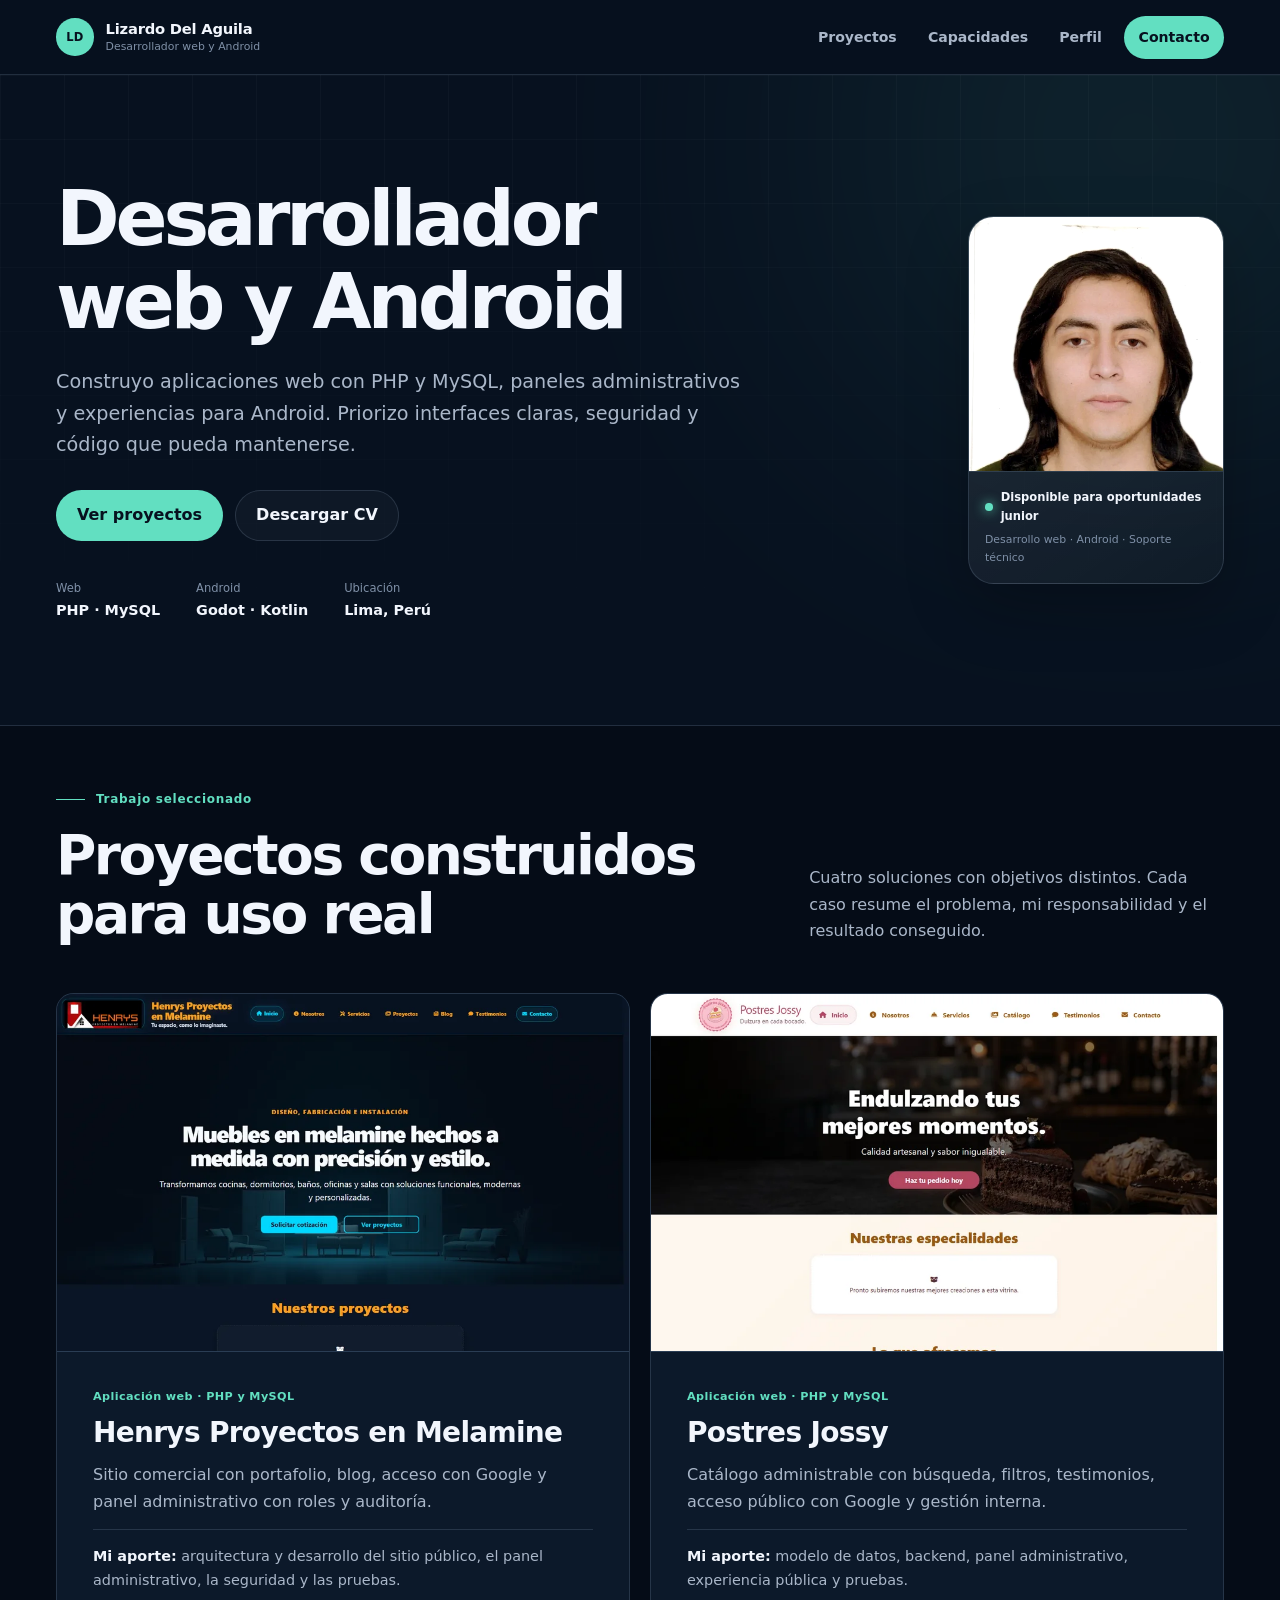
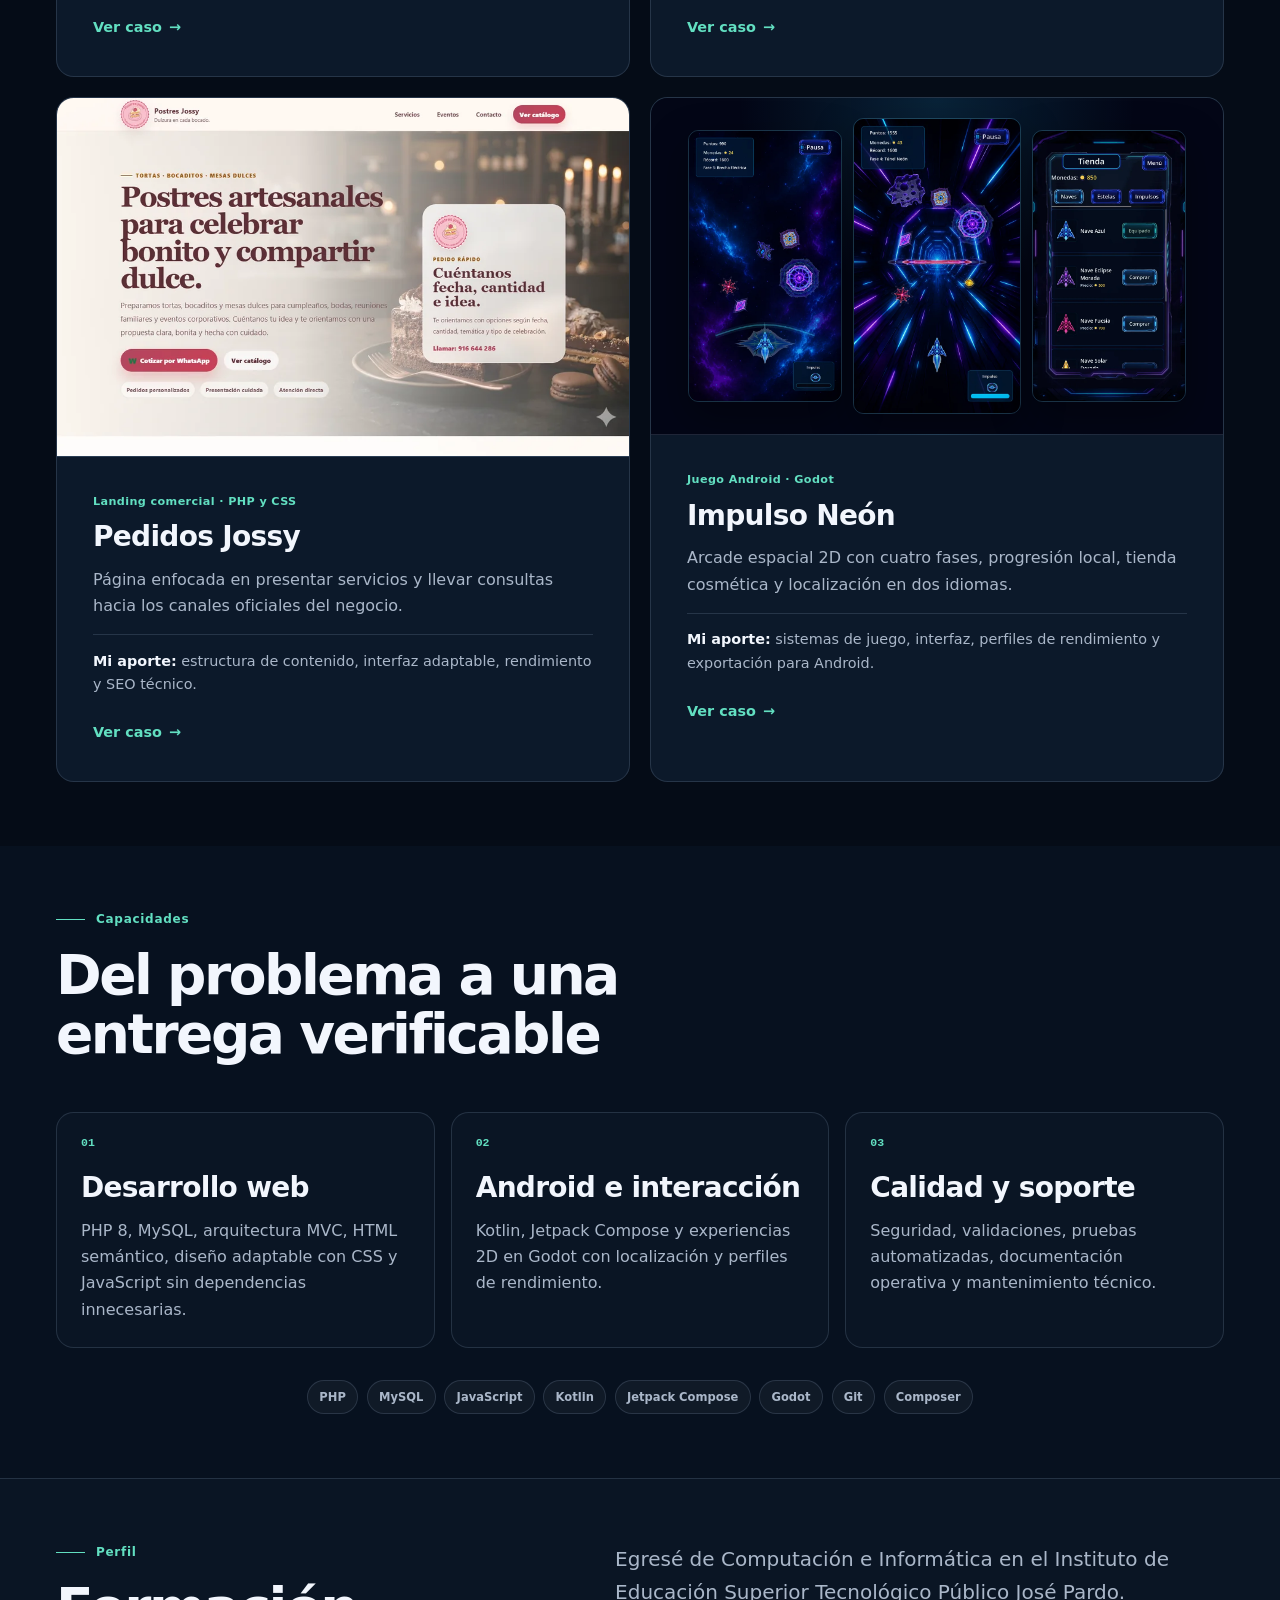
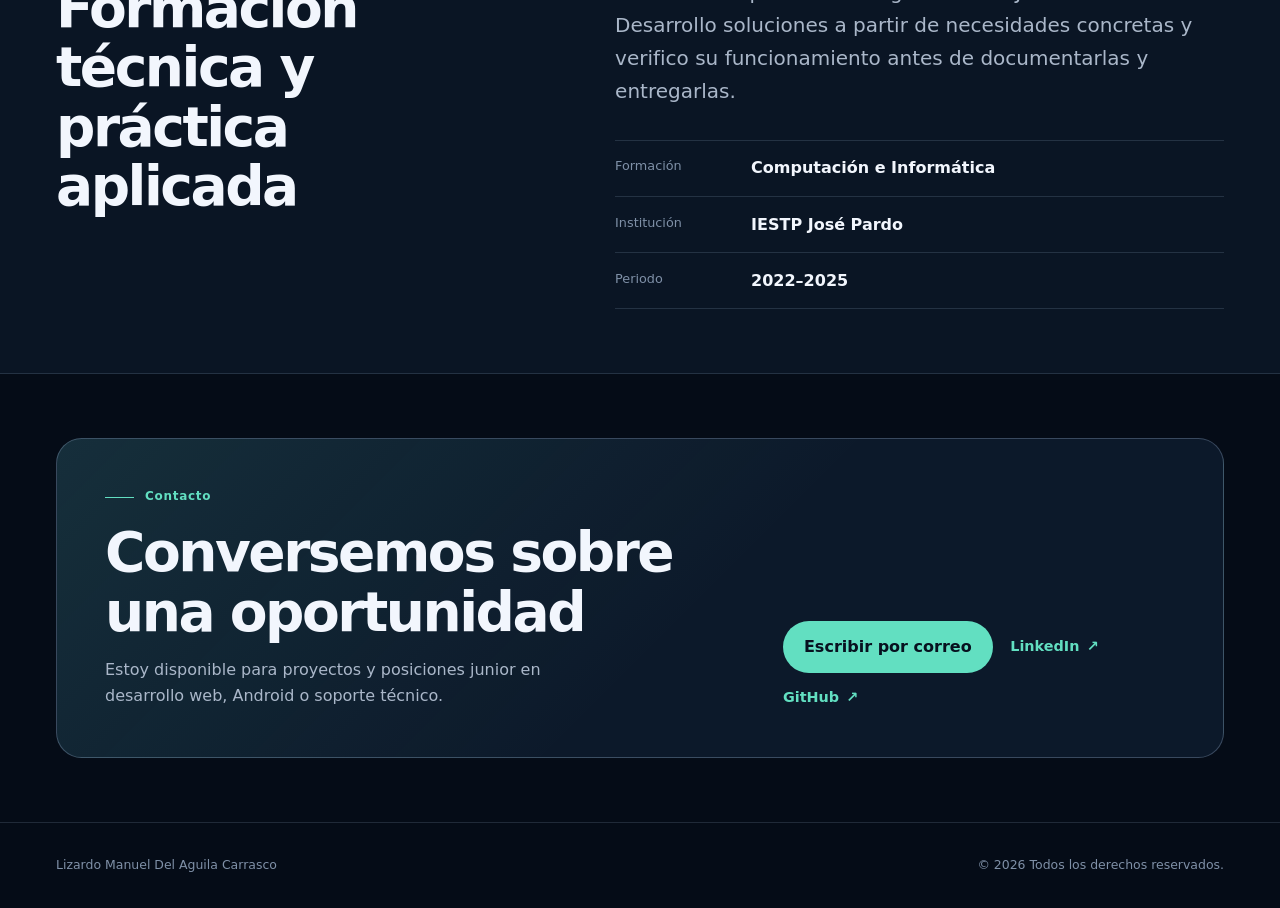
<file: index.html>
<!doctype html>
<html lang="es-PE">
<head>
    <meta charset="utf-8">
    <meta name="viewport" content="width=device-width, initial-scale=1">
    <meta
        name="description"
        content="Portafolio de Lizardo Manuel Del Aguila Carrasco, desarrollador web y Android. Proyectos con PHP, MySQL, JavaScript y Godot."
    >
    <meta name="author" content="Lizardo Manuel Del Aguila Carrasco">
    <meta name="theme-color" content="#07111f">
    <link rel="canonical" href="https://lizardo97.github.io/">
    <meta property="og:type" content="profile">
    <meta property="og:locale" content="es_PE">
    <meta property="og:title" content="Lizardo Del Aguila | Desarrollador web y Android">
    <meta
        property="og:description"
        content="Aplicaciones web, paneles administrativos y experiencias Android construidas para necesidades reales."
    >
    <meta property="og:url" content="https://lizardo97.github.io/">
    <meta property="og:image" content="https://lizardo97.github.io/assets/images/social-preview.png">
    <meta property="og:image:alt" content="Portafolio de Lizardo Del Aguila">
    <meta name="twitter:card" content="summary_large_image">
    <title>Lizardo Del Aguila | Desarrollador web y Android</title>
    <link rel="icon" href="assets/images/favicon.png" type="image/png">
    <link rel="stylesheet" href="assets/css/main.css?v=20260728h">
    <script type="application/ld+json">
    {
        "@context": "https://schema.org",
        "@type": "ProfilePage",
        "mainEntity": {
            "@type": "Person",
            "name": "Lizardo Manuel Del Aguila Carrasco",
            "url": "https://lizardo97.github.io/",
            "image": "https://lizardo97.github.io/assets/images/profile.webp",
            "jobTitle": "Desarrollador web y Android",
            "email": "mailto:lizardomanuel123@gmail.com",
            "sameAs": [
                "https://github.com/Lizardo97",
                "https://www.linkedin.com/in/lizardo-manuel-del-aguila-carrasco-b879123b0/"
            ],
            "knowsAbout": [
                "PHP",
                "MySQL",
                "JavaScript",
                "Kotlin",
                "Android",
                "Godot",
                "Diseño responsivo"
            ]
        }
    }
    </script>
</head>
<body>
    <a class="skip-link" href="#contenido">Saltar al contenido principal</a>

    <header class="site-header">
        <nav class="nav container" aria-label="Navegación principal">
            <a class="brand" href="#inicio" aria-label="Ir al inicio">
                <span class="brand__mark" aria-hidden="true">LD</span>
                <span class="brand__copy">
                    <strong>Lizardo Del Aguila</strong>
                    <small>Desarrollador web y Android</small>
                </span>
            </a>

            <button class="nav__toggle" type="button" aria-controls="nav-menu" aria-expanded="false">
                <span class="sr-only">Abrir menú</span>
                <span aria-hidden="true"></span>
                <span aria-hidden="true"></span>
                <span aria-hidden="true"></span>
            </button>

            <ul class="nav__menu" id="nav-menu">
                <li><a href="#proyectos">Proyectos</a></li>
                <li><a href="#capacidades">Capacidades</a></li>
                <li><a href="#perfil">Perfil</a></li>
                <li><a class="nav__cta" href="#contacto">Contacto</a></li>
            </ul>
        </nav>
    </header>

    <main id="contenido">
        <section class="hero" id="inicio" aria-labelledby="hero-title">
            <div class="container hero__grid">
                <div class="hero__copy">
                    <h1 id="hero-title">Desarrollador web y Android</h1>
                    <p class="hero__lead">
                        Construyo aplicaciones web con PHP y MySQL, paneles administrativos
                        y experiencias para Android. Priorizo interfaces claras, seguridad
                        y código que pueda mantenerse.
                    </p>
                    <div class="hero__actions">
                        <a class="button button--primary" href="#proyectos">Ver proyectos</a>
                        <a class="button button--secondary" href="assets/docs/cv.pdf" download>Descargar CV</a>
                    </div>
                    <ul class="hero__focus" aria-label="Áreas principales">
                        <li><span>Web</span><strong>PHP · MySQL</strong></li>
                        <li><span>Android</span><strong>Godot · Kotlin</strong></li>
                        <li><span>Ubicación</span><strong>Lima, Perú</strong></li>
                    </ul>
                </div>

                <aside class="hero__profile" aria-label="Perfil de Lizardo Del Aguila">
                    <img
                        src="assets/images/profile.webp"
                        width="480"
                        height="480"
                        alt="Lizardo Manuel Del Aguila Carrasco"
                        fetchpriority="high"
                    >
                    <div class="hero__profile-copy">
                        <span><i aria-hidden="true"></i>Disponible para oportunidades junior</span>
                        <p>Desarrollo web · Android · Soporte técnico</p>
                    </div>
                </aside>
            </div>
        </section>

        <section class="section projects" id="proyectos" aria-labelledby="projects-title">
            <div class="container">
                <header class="section-heading">
                    <div>
                        <p class="eyebrow">Trabajo seleccionado</p>
                        <h2 id="projects-title">Proyectos construidos para uso real</h2>
                    </div>
                    <p>
                        Cuatro soluciones con objetivos distintos. Cada caso resume el
                        problema, mi responsabilidad y el resultado conseguido.
                    </p>
                </header>

                <div class="project-grid">
                    <article class="project-card">
                        <a class="project-card__media" href="projects/henrys-proyectos-en-melamine/">
                            <img
                                src="assets/images/projects/henrys-captura.webp"
                                width="960"
                                height="600"
                                alt="Página de inicio de Henrys Proyectos en Melamine"
                                loading="lazy"
                                decoding="async"
                            >
                        </a>
                        <div class="project-card__content">
                            <p class="project-card__type">Aplicación web · PHP y MySQL</p>
                            <h3><a href="projects/henrys-proyectos-en-melamine/">Henrys Proyectos en Melamine</a></h3>
                            <p>
                                Sitio comercial con portafolio, blog, acceso con Google y
                                panel administrativo con roles y auditoría.
                            </p>
                            <p class="project-card__contribution">
                                <strong>Mi aporte:</strong> arquitectura y desarrollo del sitio
                                público, el panel administrativo, la seguridad y las pruebas.
                            </p>
                            <a class="text-link" href="projects/henrys-proyectos-en-melamine/">
                                Ver caso <span aria-hidden="true">→</span>
                            </a>
                        </div>
                    </article>

                    <article class="project-card">
                        <a class="project-card__media" href="projects/postres-jossy/">
                            <img
                                src="assets/images/projects/postres-captura.webp"
                                width="960"
                                height="600"
                                alt="Página de inicio de Postres Jossy"
                                loading="lazy"
                                decoding="async"
                            >
                        </a>
                        <div class="project-card__content">
                            <p class="project-card__type">Aplicación web · PHP y MySQL</p>
                            <h3><a href="projects/postres-jossy/">Postres Jossy</a></h3>
                            <p>
                                Catálogo administrable con búsqueda, filtros, testimonios,
                                acceso público con Google y gestión interna.
                            </p>
                            <p class="project-card__contribution">
                                <strong>Mi aporte:</strong> modelo de datos, backend, panel
                                administrativo, experiencia pública y pruebas.
                            </p>
                            <a class="text-link" href="projects/postres-jossy/">
                                Ver caso <span aria-hidden="true">→</span>
                            </a>
                        </div>
                    </article>

                    <article class="project-card">
                        <a class="project-card__media" href="projects/pedidos-jossy/">
                            <img
                                src="assets/images/projects/pedidos-captura.webp"
                                width="960"
                                height="600"
                                alt="Página de pedidos de Postres Jossy"
                                loading="lazy"
                                decoding="async"
                            >
                        </a>
                        <div class="project-card__content">
                            <p class="project-card__type">Landing comercial · PHP y CSS</p>
                            <h3><a href="projects/pedidos-jossy/">Pedidos Jossy</a></h3>
                            <p>
                                Página enfocada en presentar servicios y llevar consultas
                                hacia los canales oficiales del negocio.
                            </p>
                            <p class="project-card__contribution">
                                <strong>Mi aporte:</strong> estructura de contenido, interfaz
                                adaptable, rendimiento y SEO técnico.
                            </p>
                            <a class="text-link" href="projects/pedidos-jossy/">
                                Ver caso <span aria-hidden="true">→</span>
                            </a>
                        </div>
                    </article>

                    <article class="project-card">
                        <a class="project-card__media project-card__media--game" href="projects/impulso-neon/">
                            <span class="game-preview" aria-hidden="true">
                                <img
                                    src="assets/images/projects/impulso-neon-gameplay.webp"
                                    width="540"
                                    height="960"
                                    alt=""
                                    loading="lazy"
                                    decoding="async"
                                >
                                <img
                                    src="assets/images/projects/impulso-neon-tunnel.webp"
                                    width="540"
                                    height="960"
                                    alt=""
                                    loading="lazy"
                                    decoding="async"
                                >
                                <img
                                    src="assets/images/projects/impulso-neon-store.webp"
                                    width="540"
                                    height="960"
                                    alt=""
                                    loading="lazy"
                                    decoding="async"
                                >
                            </span>
                            <span class="sr-only">Capturas de juego y tienda de Impulso Neón</span>
                        </a>
                        <div class="project-card__content">
                            <p class="project-card__type">Juego Android · Godot</p>
                            <h3><a href="projects/impulso-neon/">Impulso Neón</a></h3>
                            <p>
                                Arcade espacial 2D con cuatro fases, progresión local,
                                tienda cosmética y localización en dos idiomas.
                            </p>
                            <p class="project-card__contribution">
                                <strong>Mi aporte:</strong> sistemas de juego, interfaz, perfiles
                                de rendimiento y exportación para Android.
                            </p>
                            <a class="text-link" href="projects/impulso-neon/">
                                Ver caso <span aria-hidden="true">→</span>
                            </a>
                        </div>
                    </article>
                </div>
            </div>
        </section>

        <section class="section capabilities" id="capacidades" aria-labelledby="capabilities-title">
            <div class="container">
                <header class="section-heading section-heading--single">
                    <div>
                        <p class="eyebrow">Capacidades</p>
                        <h2 id="capabilities-title">Del problema a una entrega verificable</h2>
                    </div>
                </header>

                <div class="capability-grid">
                    <article class="capability-card">
                        <span aria-hidden="true">01</span>
                        <h3>Desarrollo web</h3>
                        <p>
                            PHP 8, MySQL, arquitectura MVC, HTML semántico, diseño adaptable con CSS
                            y JavaScript sin dependencias innecesarias.
                        </p>
                    </article>
                    <article class="capability-card">
                        <span aria-hidden="true">02</span>
                        <h3>Android e interacción</h3>
                        <p>
                            Kotlin, Jetpack Compose y experiencias 2D en Godot con
                            localización y perfiles de rendimiento.
                        </p>
                    </article>
                    <article class="capability-card">
                        <span aria-hidden="true">03</span>
                        <h3>Calidad y soporte</h3>
                        <p>
                            Seguridad, validaciones, pruebas automatizadas, documentación
                            operativa y mantenimiento técnico.
                        </p>
                    </article>
                </div>

                <ul class="toolbox" aria-label="Tecnologías y herramientas">
                    <li>PHP</li>
                    <li>MySQL</li>
                    <li>JavaScript</li>
                    <li>Kotlin</li>
                    <li>Jetpack Compose</li>
                    <li>Godot</li>
                    <li>Git</li>
                    <li>Composer</li>
                </ul>
            </div>
        </section>

        <section class="section profile" id="perfil" aria-labelledby="profile-title">
            <div class="container profile__grid">
                <div>
                    <p class="eyebrow">Perfil</p>
                    <h2 id="profile-title">Formación técnica y práctica aplicada</h2>
                </div>
                <div class="profile__content">
                    <p>
                        Egresé de Computación e Informática en el Instituto de Educación
                        Superior Tecnológico Público José Pardo. Desarrollo soluciones
                        a partir de necesidades concretas y verifico su funcionamiento
                        antes de documentarlas y entregarlas.
                    </p>
                    <dl class="profile__facts">
                        <div>
                            <dt>Formación</dt>
                            <dd>Computación e Informática</dd>
                        </div>
                        <div>
                            <dt>Institución</dt>
                            <dd>IESTP José Pardo</dd>
                        </div>
                        <div>
                            <dt>Periodo</dt>
                            <dd>2022–2025</dd>
                        </div>
                    </dl>
                </div>
            </div>
        </section>

        <section class="contact" id="contacto" aria-labelledby="contact-title">
            <div class="container contact__card">
                <div>
                    <p class="eyebrow">Contacto</p>
                    <h2 id="contact-title">Conversemos sobre una oportunidad</h2>
                    <p>
                        Estoy disponible para proyectos y posiciones junior en desarrollo
                        web, Android o soporte técnico.
                    </p>
                </div>
                <div class="contact__actions">
                    <a class="button button--primary" href="mailto:lizardomanuel123@gmail.com">Escribir por correo</a>
                    <a
                        class="text-link"
                        href="https://www.linkedin.com/in/lizardo-manuel-del-aguila-carrasco-b879123b0/"
                        target="_blank"
                        rel="noopener noreferrer"
                    >
                        LinkedIn <span aria-hidden="true">↗</span>
                    </a>
                    <a class="text-link" href="https://github.com/Lizardo97" target="_blank" rel="noopener noreferrer">
                        GitHub <span aria-hidden="true">↗</span>
                    </a>
                </div>
            </div>
        </section>
    </main>

    <footer class="site-footer">
        <div class="container site-footer__content">
            <p>Lizardo Manuel Del Aguila Carrasco</p>
            <p>© <span data-current-year>2026</span> Todos los derechos reservados.</p>
        </div>
    </footer>

    <script src="assets/js/main.js?v=20260728e" defer></script>
</body>
</html>
</file>
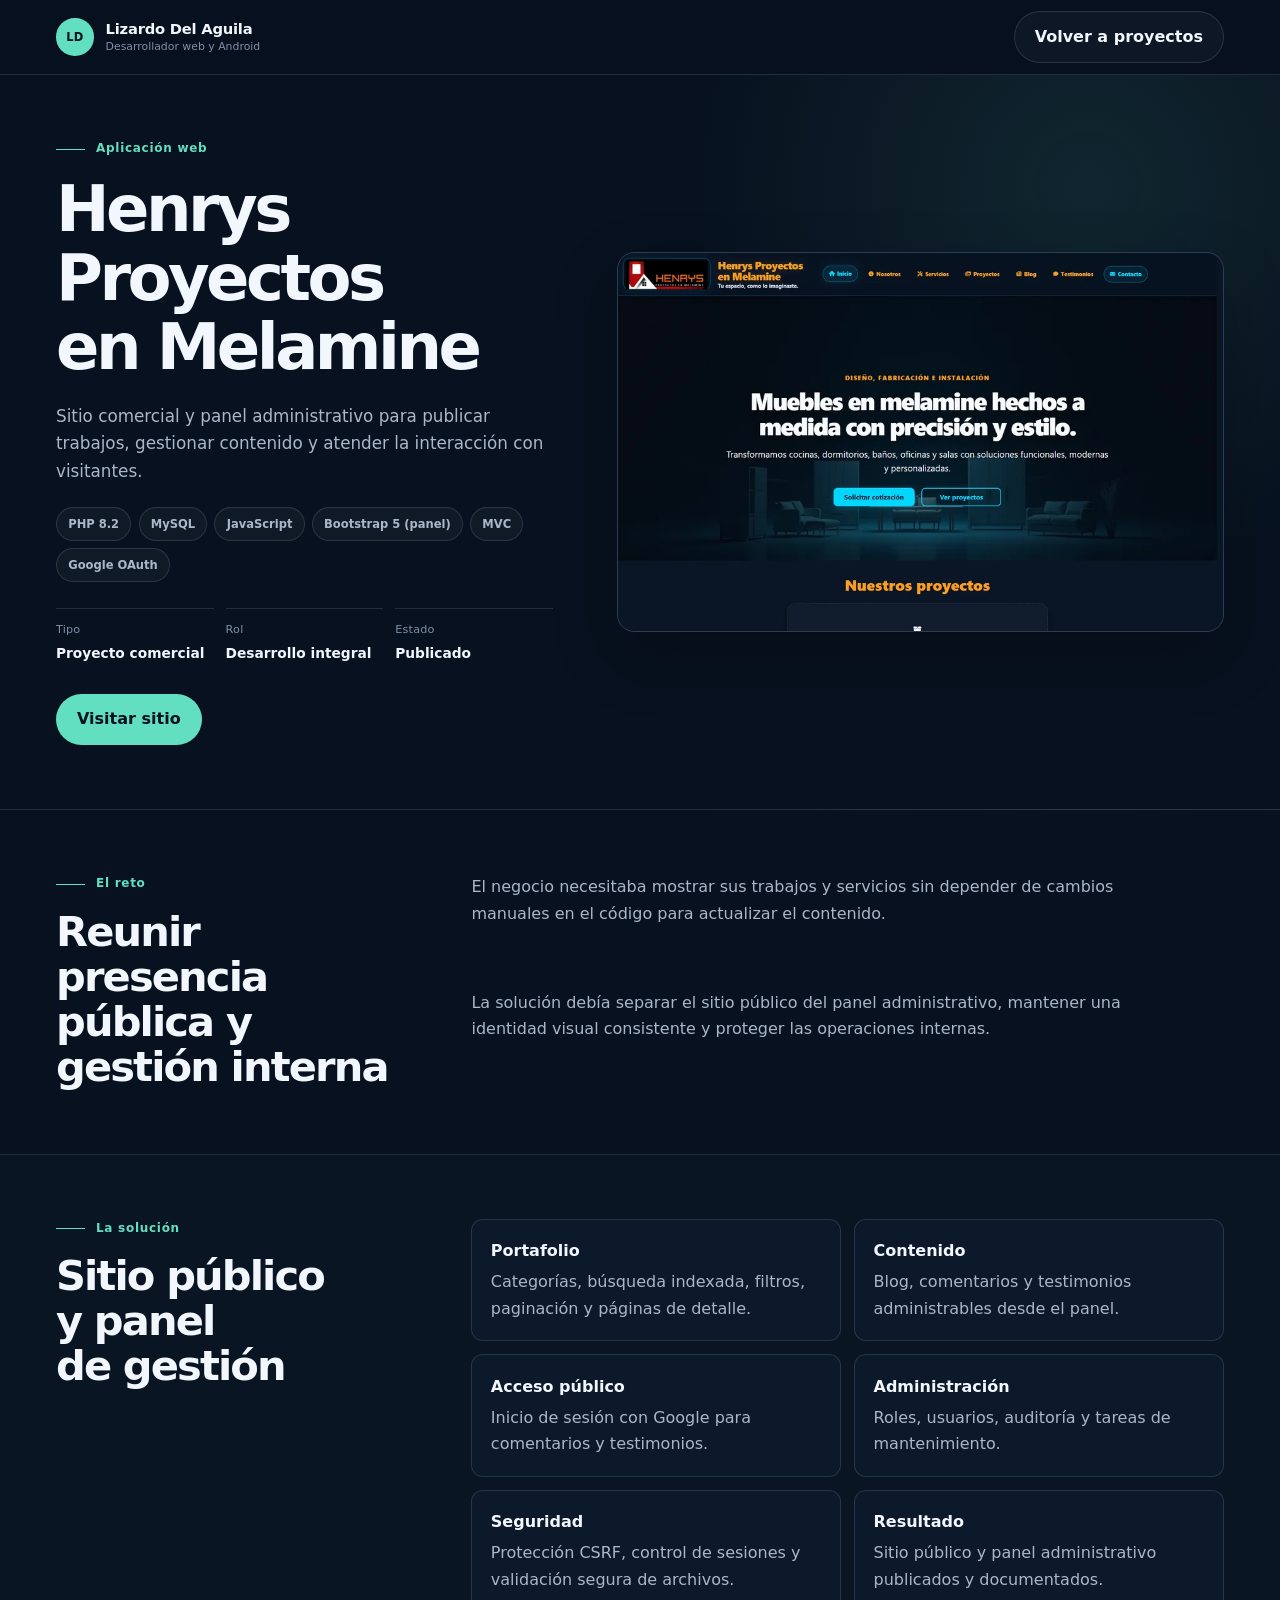
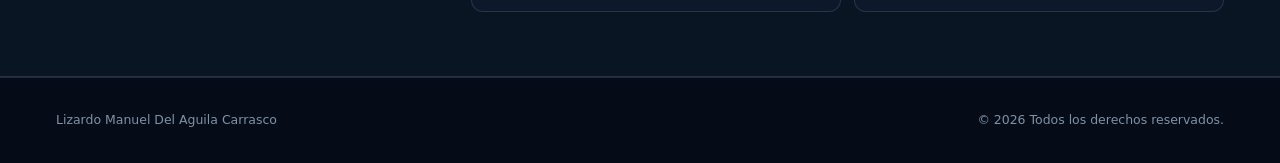
<file: projects/henrys-proyectos-en-melamine/index.html>
<!doctype html>
<html lang="es-PE">
<head>
    <meta charset="utf-8">
    <meta name="viewport" content="width=device-width, initial-scale=1">
    <meta
        name="description"
        content="Caso de estudio de Henrys Proyectos en Melamine, aplicación web desarrollada por Lizardo Del Aguila."
    >
    <meta name="author" content="Lizardo Manuel Del Aguila Carrasco">
    <meta name="theme-color" content="#07111f">
    <link rel="canonical" href="https://lizardo97.github.io/projects/henrys-proyectos-en-melamine/">
    <title>Henrys Proyectos en Melamine | Lizardo Del Aguila</title>
    <link rel="icon" href="../../assets/images/favicon.png" type="image/png">
    <link rel="stylesheet" href="../../assets/css/main.css?v=20260728h">
</head>
<body class="detail-page">
    <a class="skip-link" href="#contenido">Saltar al contenido principal</a>

    <header class="site-header">
        <nav class="nav container" aria-label="Navegación principal">
            <a class="brand" href="../../">
                <span class="brand__mark" aria-hidden="true">LD</span>
                <span class="brand__copy">
                    <strong>Lizardo Del Aguila</strong>
                    <small>Desarrollador web y Android</small>
                </span>
            </a>
            <a class="button button--secondary" href="../../#proyectos">Volver a proyectos</a>
        </nav>
    </header>

    <main class="detail-main" id="contenido">
        <section class="detail-hero" aria-labelledby="project-title">
            <div class="container">
                <div class="detail-hero__grid">
                    <div>
                        <p class="eyebrow">Aplicación web</p>
                        <h1 id="project-title">Henrys Proyectos en Melamine</h1>
                        <p class="detail-hero__lead">
                            Sitio comercial y panel administrativo para publicar trabajos,
                            gestionar contenido y atender la interacción con visitantes.
                        </p>
                        <ul class="tag-list" aria-label="Tecnologías y características">
                            <li>PHP 8.2</li>
                            <li>MySQL</li>
                            <li>JavaScript</li>
                            <li>Bootstrap 5 (panel)</li>
                            <li>MVC</li>
                            <li>Google OAuth</li>
                        </ul>
                        <dl class="project-meta">
                            <div>
                                <dt>Tipo</dt>
                                <dd>Proyecto comercial</dd>
                            </div>
                            <div>
                                <dt>Rol</dt>
                                <dd>Desarrollo integral</dd>
                            </div>
                            <div>
                                <dt>Estado</dt>
                                <dd>Publicado</dd>
                            </div>
                        </dl>
                        <div class="detail-actions">
                            <a
                                class="button button--primary"
                                href="https://henrysproyectosenmelamine.lovestoblog.com/inicio"
                                target="_blank"
                                rel="noopener noreferrer"
                            >
                                Visitar sitio
                            </a>
                        </div>
                    </div>
                    <figure class="detail-hero__visual">
                        <img
                            src="../../assets/images/projects/henrys-captura.webp"
                            width="960"
                            height="600"
                            alt="Página de inicio de Henrys Proyectos en Melamine"
                            fetchpriority="high"
                        >
                    </figure>
                </div>
            </div>
        </section>

        <section class="case-section" aria-labelledby="challenge-title">
            <div class="container case-grid">
                <div>
                    <p class="eyebrow">El reto</p>
                    <h2 id="challenge-title">Reunir presencia pública y gestión interna</h2>
                </div>
                <div class="case-copy">
                    <p>
                        El negocio necesitaba mostrar sus trabajos y servicios sin depender
                        de cambios manuales en el código para actualizar el contenido.
                    </p>
                    <p>
                        La solución debía separar el sitio público del panel administrativo,
                        mantener una identidad visual consistente y proteger las operaciones
                        internas.
                    </p>
                </div>
            </div>
        </section>

        <section class="case-section case-section--raised" aria-labelledby="solution-title">
            <div class="container case-grid">
                <div>
                    <p class="eyebrow">La solución</p>
                    <h2 id="solution-title">Sitio público y panel de gestión</h2>
                </div>
                <ul class="feature-list">
                    <li>
                        <strong>Portafolio</strong>
                        Categorías, búsqueda indexada, filtros, paginación y páginas de detalle.
                    </li>
                    <li>
                        <strong>Contenido</strong>
                        Blog, comentarios y testimonios administrables desde el panel.
                    </li>
                    <li>
                        <strong>Acceso público</strong>
                        Inicio de sesión con Google para comentarios y testimonios.
                    </li>
                    <li>
                        <strong>Administración</strong>
                        Roles, usuarios, auditoría y tareas de mantenimiento.
                    </li>
                    <li>
                        <strong>Seguridad</strong>
                        Protección CSRF, control de sesiones y validación segura de archivos.
                    </li>
                    <li>
                        <strong>Resultado</strong>
                        Sitio público y panel administrativo publicados y documentados.
                    </li>
                </ul>
            </div>
        </section>
    </main>

    <footer class="site-footer">
        <div class="container site-footer__content">
            <p>Lizardo Manuel Del Aguila Carrasco</p>
            <p>© <span data-current-year>2026</span> Todos los derechos reservados.</p>
        </div>
    </footer>

    <script src="../../assets/js/main.js?v=20260728e" defer></script>
</body>
</html>
</file>
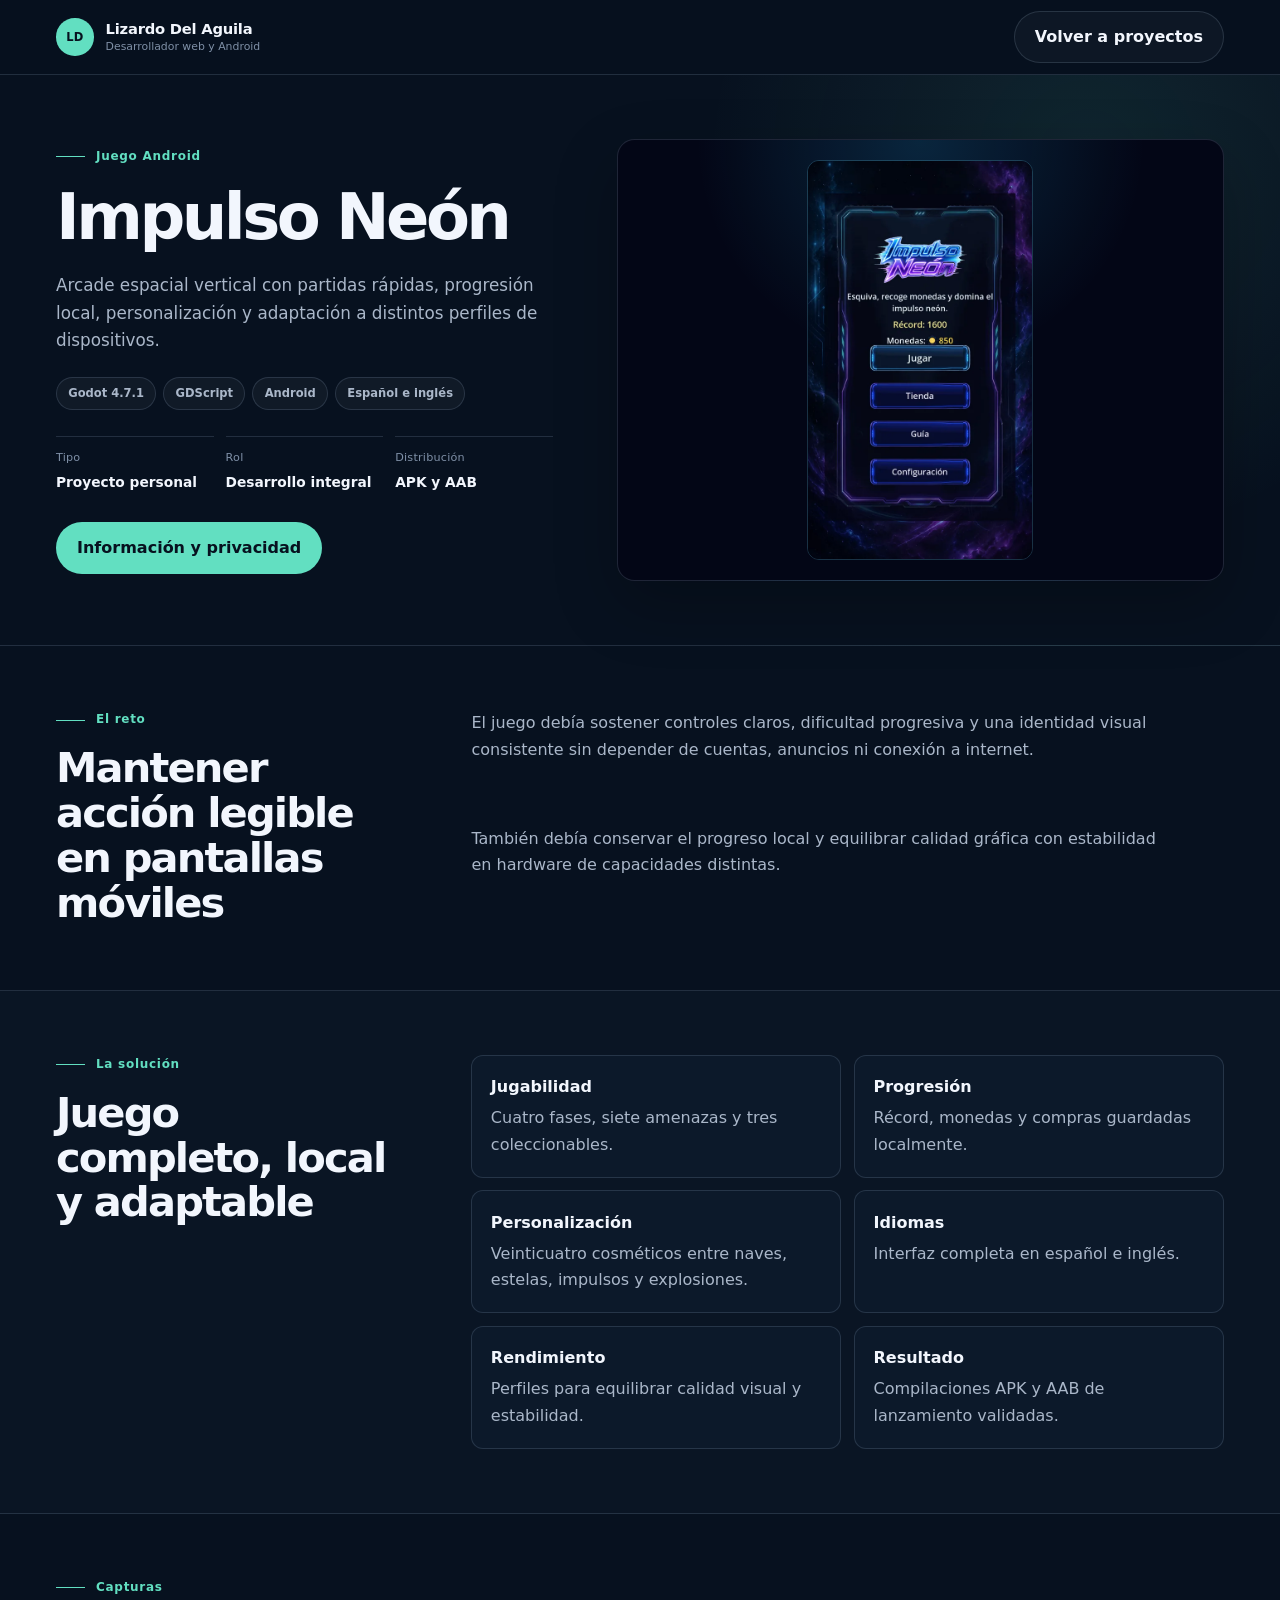
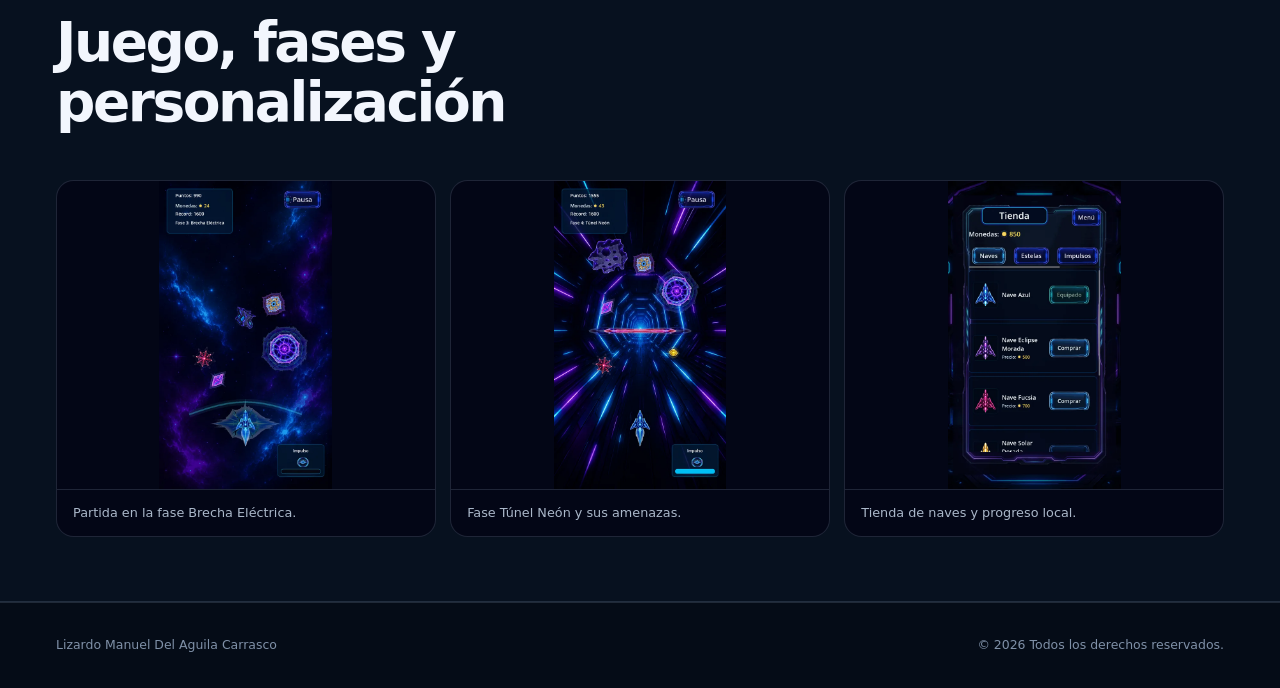
<file: projects/impulso-neon/index.html>
<!doctype html>
<html lang="es-PE">
<head>
    <meta charset="utf-8">
    <meta name="viewport" content="width=device-width, initial-scale=1">
    <meta
        name="description"
        content="Caso de estudio de Impulso Neón, juego arcade para Android desarrollado por Lizardo Del Aguila."
    >
    <meta name="author" content="Lizardo Manuel Del Aguila Carrasco">
    <meta name="theme-color" content="#07111f">
    <link rel="canonical" href="https://lizardo97.github.io/projects/impulso-neon/">
    <title>Impulso Neón | Lizardo Del Aguila</title>
    <link rel="icon" href="../../assets/images/favicon.png" type="image/png">
    <link rel="stylesheet" href="../../assets/css/main.css?v=20260728h">
</head>
<body class="detail-page">
    <a class="skip-link" href="#contenido">Saltar al contenido principal</a>

    <header class="site-header">
        <nav class="nav container" aria-label="Navegación principal">
            <a class="brand" href="../../">
                <span class="brand__mark" aria-hidden="true">LD</span>
                <span class="brand__copy">
                    <strong>Lizardo Del Aguila</strong>
                    <small>Desarrollador web y Android</small>
                </span>
            </a>
            <a class="button button--secondary" href="../../#proyectos">Volver a proyectos</a>
        </nav>
    </header>

    <main class="detail-main" id="contenido">
        <section class="detail-hero" aria-labelledby="project-title">
            <div class="container">
                <div class="detail-hero__grid">
                    <div>
                        <p class="eyebrow">Juego Android</p>
                        <h1 id="project-title">Impulso Neón</h1>
                        <p class="detail-hero__lead">
                            Arcade espacial vertical con partidas rápidas, progresión local,
                            personalización y adaptación a distintos perfiles de dispositivos.
                        </p>
                        <ul class="tag-list" aria-label="Tecnologías y características">
                            <li>Godot 4.7.1</li>
                            <li>GDScript</li>
                            <li>Android</li>
                            <li>Español e inglés</li>
                        </ul>
                        <dl class="project-meta">
                            <div>
                                <dt>Tipo</dt>
                                <dd>Proyecto personal</dd>
                            </div>
                            <div>
                                <dt>Rol</dt>
                                <dd>Desarrollo integral</dd>
                            </div>
                            <div>
                                <dt>Distribución</dt>
                                <dd>APK y AAB</dd>
                            </div>
                        </dl>
                        <div class="detail-actions">
                            <a
                                class="button button--primary"
                                href="https://sites.google.com/view/impulso-neon-privacidad"
                                target="_blank"
                                rel="noopener noreferrer"
                            >
                                Información y privacidad
                            </a>
                        </div>
                    </div>
                    <figure class="detail-hero__visual detail-hero__visual--game">
                        <img
                            src="../../assets/images/projects/impulso-neon-menu.webp"
                            width="540"
                            height="960"
                            alt="Menú principal de Impulso Neón"
                            fetchpriority="high"
                        >
                    </figure>
                </div>
            </div>
        </section>

        <section class="case-section" aria-labelledby="challenge-title">
            <div class="container case-grid">
                <div>
                    <p class="eyebrow">El reto</p>
                    <h2 id="challenge-title">Mantener acción legible en pantallas móviles</h2>
                </div>
                <div class="case-copy">
                    <p>
                        El juego debía sostener controles claros, dificultad progresiva y
                        una identidad visual consistente sin depender de cuentas, anuncios
                        ni conexión a internet.
                    </p>
                    <p>
                        También debía conservar el progreso local y equilibrar calidad
                        gráfica con estabilidad en hardware de capacidades distintas.
                    </p>
                </div>
            </div>
        </section>

        <section class="case-section case-section--raised" aria-labelledby="solution-title">
            <div class="container case-grid">
                <div>
                    <p class="eyebrow">La solución</p>
                    <h2 id="solution-title">Juego completo, local y adaptable</h2>
                </div>
                <ul class="feature-list">
                    <li>
                        <strong>Jugabilidad</strong>
                        Cuatro fases, siete amenazas y tres coleccionables.
                    </li>
                    <li>
                        <strong>Progresión</strong>
                        Récord, monedas y compras guardadas localmente.
                    </li>
                    <li>
                        <strong>Personalización</strong>
                        Veinticuatro cosméticos entre naves, estelas, impulsos y explosiones.
                    </li>
                    <li>
                        <strong>Idiomas</strong>
                        Interfaz completa en español e inglés.
                    </li>
                    <li>
                        <strong>Rendimiento</strong>
                        Perfiles para equilibrar calidad visual y estabilidad.
                    </li>
                    <li>
                        <strong>Resultado</strong>
                        Compilaciones APK y AAB de lanzamiento validadas.
                    </li>
                </ul>
            </div>
        </section>

        <section class="case-section" aria-labelledby="gallery-title">
            <div class="container">
                <header class="section-heading section-heading--single">
                    <div>
                        <p class="eyebrow">Capturas</p>
                        <h2 id="gallery-title">Juego, fases y personalización</h2>
                    </div>
                </header>
                <div class="gallery">
                    <figure>
                        <img
                            src="../../assets/images/projects/impulso-neon-gameplay.webp"
                            width="540"
                            height="960"
                            alt="Partida de Impulso Neón en la fase Brecha Eléctrica"
                            loading="lazy"
                            decoding="async"
                        >
                        <figcaption>Partida en la fase Brecha Eléctrica.</figcaption>
                    </figure>
                    <figure>
                        <img
                            src="../../assets/images/projects/impulso-neon-tunnel.webp"
                            width="540"
                            height="960"
                            alt="Partida de Impulso Neón en la fase Túnel Neón"
                            loading="lazy"
                            decoding="async"
                        >
                        <figcaption>Fase Túnel Neón y sus amenazas.</figcaption>
                    </figure>
                    <figure>
                        <img
                            src="../../assets/images/projects/impulso-neon-store.webp"
                            width="540"
                            height="960"
                            alt="Tienda de naves de Impulso Neón"
                            loading="lazy"
                            decoding="async"
                        >
                        <figcaption>Tienda de naves y progreso local.</figcaption>
                    </figure>
                </div>
            </div>
        </section>
    </main>

    <footer class="site-footer">
        <div class="container site-footer__content">
            <p>Lizardo Manuel Del Aguila Carrasco</p>
            <p>© <span data-current-year>2026</span> Todos los derechos reservados.</p>
        </div>
    </footer>

    <script src="../../assets/js/main.js?v=20260728e" defer></script>
</body>
</html>
</file>
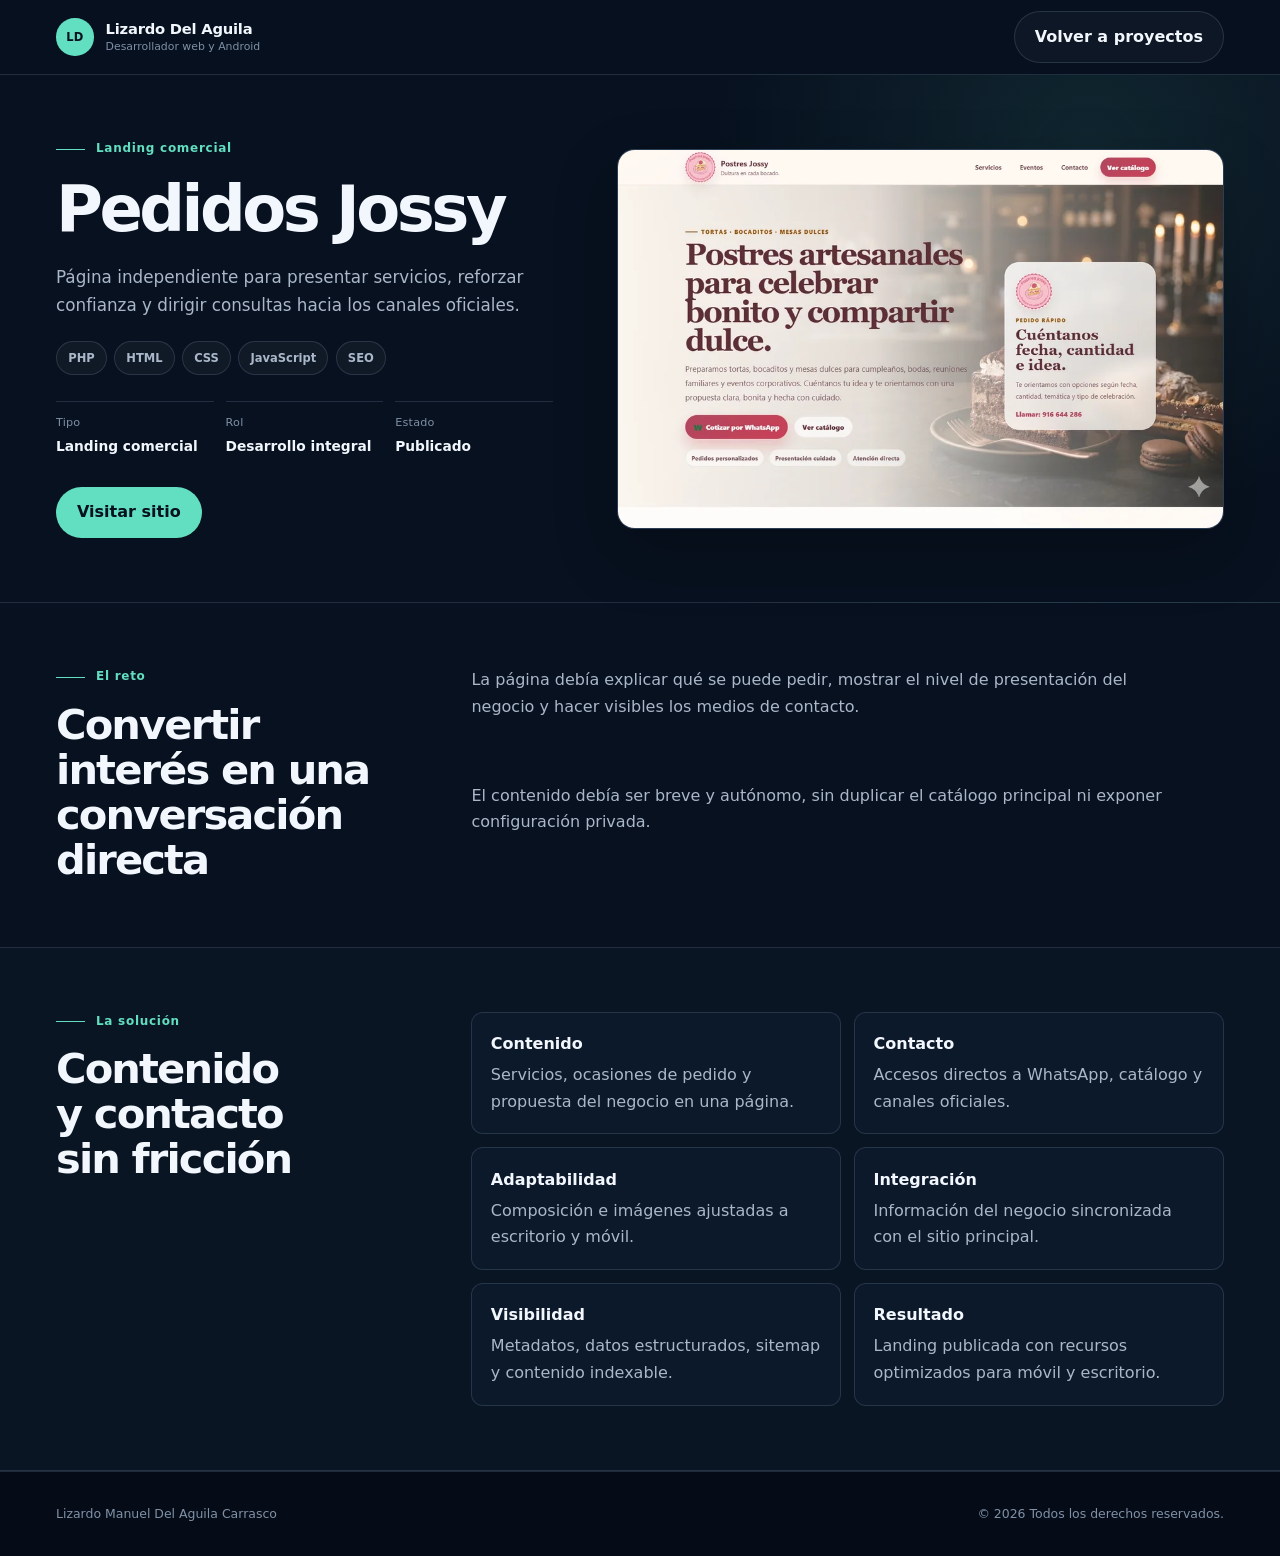
<file: projects/pedidos-jossy/index.html>
<!doctype html>
<html lang="es-PE">
<head>
    <meta charset="utf-8">
    <meta name="viewport" content="width=device-width, initial-scale=1">
    <meta
        name="description"
        content="Caso de estudio de Pedidos Jossy, landing comercial desarrollada por Lizardo Del Aguila."
    >
    <meta name="author" content="Lizardo Manuel Del Aguila Carrasco">
    <meta name="theme-color" content="#07111f">
    <link rel="canonical" href="https://lizardo97.github.io/projects/pedidos-jossy/">
    <title>Pedidos Jossy | Lizardo Del Aguila</title>
    <link rel="icon" href="../../assets/images/favicon.png" type="image/png">
    <link rel="stylesheet" href="../../assets/css/main.css?v=20260728h">
</head>
<body class="detail-page">
    <a class="skip-link" href="#contenido">Saltar al contenido principal</a>

    <header class="site-header">
        <nav class="nav container" aria-label="Navegación principal">
            <a class="brand" href="../../">
                <span class="brand__mark" aria-hidden="true">LD</span>
                <span class="brand__copy">
                    <strong>Lizardo Del Aguila</strong>
                    <small>Desarrollador web y Android</small>
                </span>
            </a>
            <a class="button button--secondary" href="../../#proyectos">Volver a proyectos</a>
        </nav>
    </header>

    <main class="detail-main" id="contenido">
        <section class="detail-hero" aria-labelledby="project-title">
            <div class="container">
                <div class="detail-hero__grid">
                    <div>
                        <p class="eyebrow">Landing comercial</p>
                        <h1 id="project-title">Pedidos Jossy</h1>
                        <p class="detail-hero__lead">
                            Página independiente para presentar servicios, reforzar
                            confianza y dirigir consultas hacia los canales oficiales.
                        </p>
                        <ul class="tag-list" aria-label="Tecnologías y características">
                            <li>PHP</li>
                            <li>HTML</li>
                            <li>CSS</li>
                            <li>JavaScript</li>
                            <li>SEO</li>
                        </ul>
                        <dl class="project-meta">
                            <div>
                                <dt>Tipo</dt>
                                <dd>Landing comercial</dd>
                            </div>
                            <div>
                                <dt>Rol</dt>
                                <dd>Desarrollo integral</dd>
                            </div>
                            <div>
                                <dt>Estado</dt>
                                <dd>Publicado</dd>
                            </div>
                        </dl>
                        <div class="detail-actions">
                            <a
                                class="button button--primary"
                                href="https://pedidosjossy.lovestoblog.com/"
                                target="_blank"
                                rel="noopener noreferrer"
                            >
                                Visitar sitio
                            </a>
                        </div>
                    </div>
                    <figure class="detail-hero__visual">
                        <img
                            src="../../assets/images/projects/pedidos-captura.webp"
                            width="960"
                            height="600"
                            alt="Página de pedidos de Postres Jossy"
                            fetchpriority="high"
                        >
                    </figure>
                </div>
            </div>
        </section>

        <section class="case-section" aria-labelledby="challenge-title">
            <div class="container case-grid">
                <div>
                    <p class="eyebrow">El reto</p>
                    <h2 id="challenge-title">Convertir interés en una conversación directa</h2>
                </div>
                <div class="case-copy">
                    <p>
                        La página debía explicar qué se puede pedir, mostrar el nivel de
                        presentación del negocio y hacer visibles los medios de contacto.
                    </p>
                    <p>
                        El contenido debía ser breve y autónomo, sin duplicar el catálogo
                        principal ni exponer configuración privada.
                    </p>
                </div>
            </div>
        </section>

        <section class="case-section case-section--raised" aria-labelledby="solution-title">
            <div class="container case-grid">
                <div>
                    <p class="eyebrow">La solución</p>
                    <h2 id="solution-title">Contenido y contacto sin fricción</h2>
                </div>
                <ul class="feature-list">
                    <li>
                        <strong>Contenido</strong>
                        Servicios, ocasiones de pedido y propuesta del negocio en una página.
                    </li>
                    <li>
                        <strong>Contacto</strong>
                        Accesos directos a WhatsApp, catálogo y canales oficiales.
                    </li>
                    <li>
                        <strong>Adaptabilidad</strong>
                        Composición e imágenes ajustadas a escritorio y móvil.
                    </li>
                    <li>
                        <strong>Integración</strong>
                        Información del negocio sincronizada con el sitio principal.
                    </li>
                    <li>
                        <strong>Visibilidad</strong>
                        Metadatos, datos estructurados, sitemap y contenido indexable.
                    </li>
                    <li>
                        <strong>Resultado</strong>
                        Landing publicada con recursos optimizados para móvil y escritorio.
                    </li>
                </ul>
            </div>
        </section>
    </main>

    <footer class="site-footer">
        <div class="container site-footer__content">
            <p>Lizardo Manuel Del Aguila Carrasco</p>
            <p>© <span data-current-year>2026</span> Todos los derechos reservados.</p>
        </div>
    </footer>

    <script src="../../assets/js/main.js?v=20260728e" defer></script>
</body>
</html>
</file>
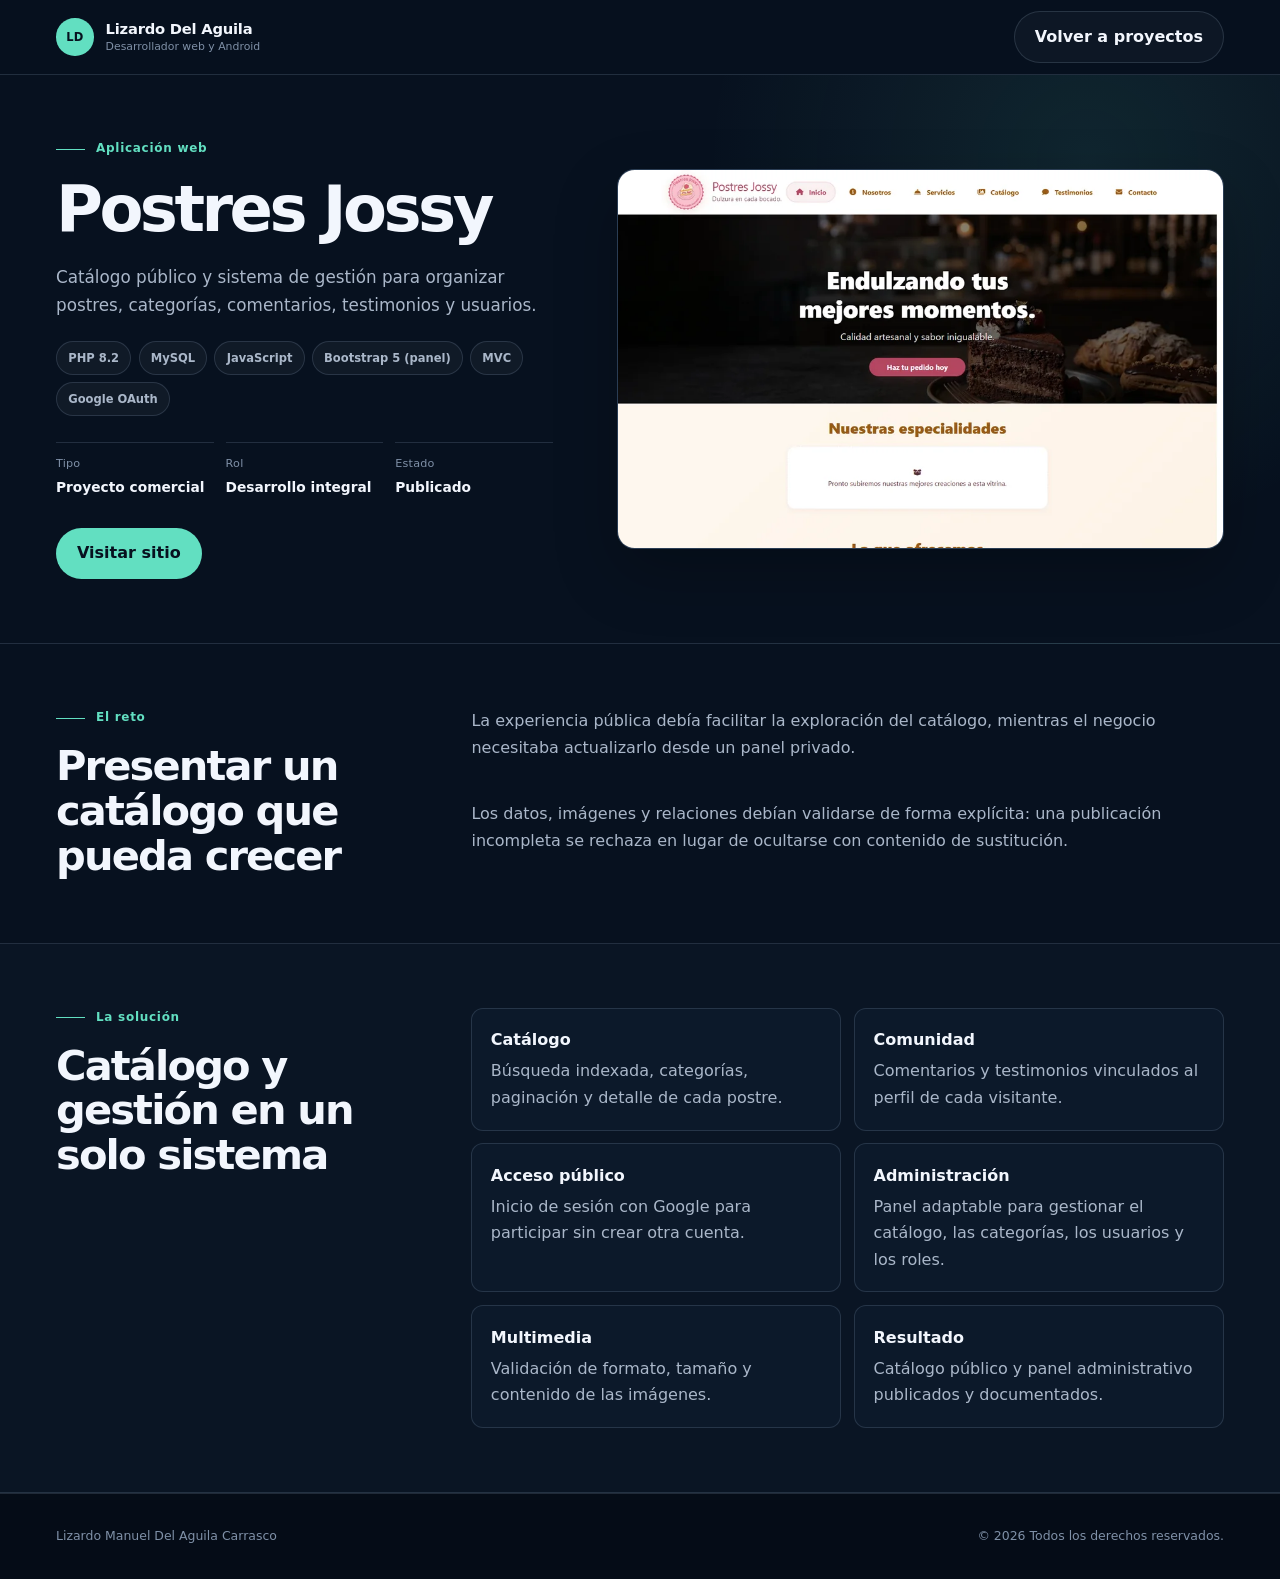
<file: projects/postres-jossy/index.html>
<!doctype html>
<html lang="es-PE">
<head>
    <meta charset="utf-8">
    <meta name="viewport" content="width=device-width, initial-scale=1">
    <meta
        name="description"
        content="Caso de estudio de Postres Jossy, catálogo y panel administrativo desarrollados por Lizardo Del Aguila."
    >
    <meta name="author" content="Lizardo Manuel Del Aguila Carrasco">
    <meta name="theme-color" content="#07111f">
    <link rel="canonical" href="https://lizardo97.github.io/projects/postres-jossy/">
    <title>Postres Jossy | Lizardo Del Aguila</title>
    <link rel="icon" href="../../assets/images/favicon.png" type="image/png">
    <link rel="stylesheet" href="../../assets/css/main.css?v=20260728h">
</head>
<body class="detail-page">
    <a class="skip-link" href="#contenido">Saltar al contenido principal</a>

    <header class="site-header">
        <nav class="nav container" aria-label="Navegación principal">
            <a class="brand" href="../../">
                <span class="brand__mark" aria-hidden="true">LD</span>
                <span class="brand__copy">
                    <strong>Lizardo Del Aguila</strong>
                    <small>Desarrollador web y Android</small>
                </span>
            </a>
            <a class="button button--secondary" href="../../#proyectos">Volver a proyectos</a>
        </nav>
    </header>

    <main class="detail-main" id="contenido">
        <section class="detail-hero" aria-labelledby="project-title">
            <div class="container">
                <div class="detail-hero__grid">
                    <div>
                        <p class="eyebrow">Aplicación web</p>
                        <h1 id="project-title">Postres Jossy</h1>
                        <p class="detail-hero__lead">
                            Catálogo público y sistema de gestión para organizar postres,
                            categorías, comentarios, testimonios y usuarios.
                        </p>
                        <ul class="tag-list" aria-label="Tecnologías y características">
                            <li>PHP 8.2</li>
                            <li>MySQL</li>
                            <li>JavaScript</li>
                            <li>Bootstrap 5 (panel)</li>
                            <li>MVC</li>
                            <li>Google OAuth</li>
                        </ul>
                        <dl class="project-meta">
                            <div>
                                <dt>Tipo</dt>
                                <dd>Proyecto comercial</dd>
                            </div>
                            <div>
                                <dt>Rol</dt>
                                <dd>Desarrollo integral</dd>
                            </div>
                            <div>
                                <dt>Estado</dt>
                                <dd>Publicado</dd>
                            </div>
                        </dl>
                        <div class="detail-actions">
                            <a
                                class="button button--primary"
                                href="https://postresjossy.lovestoblog.com/inicio"
                                target="_blank"
                                rel="noopener noreferrer"
                            >
                                Visitar sitio
                            </a>
                        </div>
                    </div>
                    <figure class="detail-hero__visual">
                        <img
                            src="../../assets/images/projects/postres-captura.webp"
                            width="960"
                            height="600"
                            alt="Página de inicio de Postres Jossy"
                            fetchpriority="high"
                        >
                    </figure>
                </div>
            </div>
        </section>

        <section class="case-section" aria-labelledby="challenge-title">
            <div class="container case-grid">
                <div>
                    <p class="eyebrow">El reto</p>
                    <h2 id="challenge-title">Presentar un catálogo que pueda crecer</h2>
                </div>
                <div class="case-copy">
                    <p>
                        La experiencia pública debía facilitar la exploración del catálogo,
                        mientras el negocio necesitaba actualizarlo desde un panel privado.
                    </p>
                    <p>
                        Los datos, imágenes y relaciones debían validarse de forma explícita:
                        una publicación incompleta se rechaza en lugar de ocultarse con
                        contenido de sustitución.
                    </p>
                </div>
            </div>
        </section>

        <section class="case-section case-section--raised" aria-labelledby="solution-title">
            <div class="container case-grid">
                <div>
                    <p class="eyebrow">La solución</p>
                    <h2 id="solution-title">Catálogo y gestión en un solo sistema</h2>
                </div>
                <ul class="feature-list">
                    <li>
                        <strong>Catálogo</strong>
                        Búsqueda indexada, categorías, paginación y detalle de cada postre.
                    </li>
                    <li>
                        <strong>Comunidad</strong>
                        Comentarios y testimonios vinculados al perfil de cada visitante.
                    </li>
                    <li>
                        <strong>Acceso público</strong>
                        Inicio de sesión con Google para participar sin crear otra cuenta.
                    </li>
                    <li>
                        <strong>Administración</strong>
                        Panel adaptable para gestionar el catálogo, las categorías, los usuarios y los roles.
                    </li>
                    <li>
                        <strong>Multimedia</strong>
                        Validación de formato, tamaño y contenido de las imágenes.
                    </li>
                    <li>
                        <strong>Resultado</strong>
                        Catálogo público y panel administrativo publicados y documentados.
                    </li>
                </ul>
            </div>
        </section>
    </main>

    <footer class="site-footer">
        <div class="container site-footer__content">
            <p>Lizardo Manuel Del Aguila Carrasco</p>
            <p>© <span data-current-year>2026</span> Todos los derechos reservados.</p>
        </div>
    </footer>

    <script src="../../assets/js/main.js?v=20260728e" defer></script>
</body>
</html>
</file>
<file: assets/css/main.css>
@layer reset, tokens, base, layout, components, responsive;

@layer reset {
    *,
    *::before,
    *::after {
        box-sizing: border-box;
    }

    html {
        scroll-behavior: smooth;
    }

    body,
    h1,
    h2,
    h3,
    p,
    ul,
    dl,
    dd,
    figure {
        margin: 0;
    }

    ul {
        padding: 0;
        list-style: none;
    }

    img {
        display: block;
        max-width: 100%;
        height: auto;
    }

    button,
    a {
        font: inherit;
    }
}

@layer tokens {
    :root {
        color-scheme: dark;
        --color-bg: #07111f;
        --color-bg-deep: #050c17;
        --color-surface: #0c192a;
        --color-surface-raised: #112238;
        --color-surface-soft: #0a1524;
        --color-text: #f2f6fd;
        --color-muted: #aab7c9;
        --color-subtle: #7f90a7;
        --color-line: rgb(171 198 230 / 16%);
        --color-line-strong: rgb(171 198 230 / 28%);
        --color-accent: #62dfc1;
        --color-accent-strong: #80edd2;
        --color-warm: #f2b765;
        --container: 73rem;
        --text-measure: 68ch;
        --radius-sm: .75rem;
        --radius-md: 1.1rem;
        --radius-lg: 1.6rem;
        --shadow: 0 1.5rem 4rem rgb(0 0 0 / 24%);
    }
}

@layer base {
    body {
        min-width: 20rem;
        color: var(--color-text);
        background: var(--color-bg);
        font-family: Inter, ui-sans-serif, system-ui, -apple-system, BlinkMacSystemFont, "Segoe UI", sans-serif;
        line-height: 1.65;
        text-rendering: optimizeLegibility;
    }

    body.menu-open {
        overflow: hidden;
    }

    a {
        color: inherit;
        text-decoration: none;
    }

    h1,
    h2,
    h3 {
        line-height: 1.08;
        text-wrap: balance;
        overflow-wrap: anywhere;
    }

    h1 {
        font-size: clamp(2.75rem, 6vw, 4.8rem);
        letter-spacing: -.055em;
    }

    h2 {
        font-size: clamp(2rem, 4.3vw, 3.5rem);
        letter-spacing: -.045em;
    }

    h3 {
        font-size: clamp(1.3rem, 2.2vw, 1.75rem);
        letter-spacing: -.025em;
    }

    :focus-visible {
        outline: .2rem solid var(--color-warm);
        outline-offset: .25rem;
    }

    ::selection {
        color: var(--color-bg);
        background: var(--color-accent);
    }
}

@layer layout {
    .container {
        width: min(calc(100% - 2.5rem), var(--container));
        margin-inline: auto;
    }

    .section {
        padding-block: clamp(3.5rem, 5vw, 5rem);
    }

    .section-heading {
        display: grid;
        grid-template-columns: minmax(0, 1.1fr) minmax(18rem, .65fr);
        align-items: end;
        gap: clamp(1.75rem, 4vw, 3.5rem);
        margin-bottom: clamp(2rem, 4vw, 3rem);
    }

    .section-heading > p {
        max-width: 44ch;
        color: var(--color-muted);
        font-size: 1rem;
    }

    .section-heading--single {
        grid-template-columns: minmax(0, 44rem);
    }
}

@layer components {
    .skip-link {
        position: fixed;
        z-index: 1000;
        top: 1rem;
        left: 1rem;
        padding: .75rem 1rem;
        color: var(--color-bg);
        background: var(--color-accent);
        border-radius: var(--radius-sm);
        transform: translateY(-160%);
    }

    .skip-link:focus {
        transform: translateY(0);
    }

    .sr-only {
        position: absolute;
        width: 1px;
        height: 1px;
        padding: 0;
        overflow: hidden;
        clip: rect(0, 0, 0, 0);
        white-space: nowrap;
        border: 0;
    }

    .eyebrow {
        display: flex;
        align-items: center;
        gap: .7rem;
        margin-bottom: 1rem;
        color: var(--color-accent);
        font-size: .75rem;
        font-weight: 800;
        letter-spacing: .06em;
    }

    .eyebrow::before {
        width: 1.8rem;
        height: 1px;
        background: currentcolor;
        content: "";
    }

    .button {
        display: inline-flex;
        min-height: 3rem;
        align-items: center;
        justify-content: center;
        padding: .72rem 1.25rem;
        border: 1px solid transparent;
        border-radius: 99rem;
        font-weight: 760;
        transition: transform 160ms ease, border-color 160ms ease, background-color 160ms ease;
    }

    .button:hover {
        transform: translateY(-2px);
    }

    .button--primary {
        color: var(--color-bg);
        background: var(--color-accent);
    }

    .button--primary:hover {
        background: var(--color-accent-strong);
    }

    .button--secondary {
        color: var(--color-text);
        background: rgb(255 255 255 / 3%);
        border-color: var(--color-line);
    }

    .button--secondary:hover {
        border-color: var(--color-line-strong);
        background: rgb(255 255 255 / 6%);
    }

    .text-link {
        display: inline-flex;
        align-items: center;
        gap: .45rem;
        color: var(--color-accent);
        font-size: .9rem;
        font-weight: 800;
    }

    .text-link span {
        transition: transform 160ms ease;
    }

    .text-link:hover span {
        transform: translateX(.2rem);
    }

    .site-header {
        position: sticky;
        z-index: 100;
        top: 0;
        background: rgb(7 17 31 / 90%);
        border-bottom: 1px solid var(--color-line);
        backdrop-filter: blur(1rem);
    }

    .nav {
        display: flex;
        min-height: 4.65rem;
        align-items: center;
        justify-content: space-between;
        gap: 1.5rem;
    }

    .brand {
        display: inline-flex;
        align-items: center;
        gap: .75rem;
        min-width: 0;
    }

    .brand__mark {
        display: grid;
        flex: 0 0 auto;
        width: 2.35rem;
        aspect-ratio: 1;
        place-items: center;
        color: var(--color-bg);
        background: var(--color-accent);
        border-radius: 50%;
        font-size: .72rem;
        font-weight: 900;
    }

    .brand__copy {
        display: grid;
        min-width: 0;
        line-height: 1.15;
    }

    .brand__copy strong {
        font-size: .92rem;
        letter-spacing: -.015em;
        white-space: nowrap;
    }

    .brand__copy small {
        margin-top: .22rem;
        color: var(--color-subtle);
        font-size: .68rem;
        white-space: nowrap;
    }

    .nav__menu {
        display: flex;
        align-items: center;
        gap: .15rem;
    }

    .nav__menu a {
        display: inline-flex;
        padding: .62rem .9rem;
        color: var(--color-muted);
        border-radius: 99rem;
        font-size: .88rem;
        font-weight: 680;
        transition: color 160ms ease, background-color 160ms ease;
    }

    .nav__menu a:hover {
        color: var(--color-text);
        background: rgb(255 255 255 / 5%);
    }

    .nav__menu .nav__cta {
        margin-left: .35rem;
        color: var(--color-bg);
        background: var(--color-accent);
    }

    .nav__menu .nav__cta:hover {
        color: var(--color-bg);
        background: var(--color-accent-strong);
    }

    .nav__toggle {
        display: none;
        width: 2.65rem;
        height: 2.65rem;
        padding: 0;
        place-content: center;
        gap: .28rem;
        color: var(--color-text);
        background: transparent;
        border: 1px solid var(--color-line);
        border-radius: 50%;
    }

    .nav__toggle > span:not(.sr-only) {
        width: 1.05rem;
        height: 1px;
        background: currentcolor;
    }

    .hero {
        position: relative;
        overflow: hidden;
        isolation: isolate;
        border-bottom: 1px solid var(--color-line);
    }

    .hero::before {
        position: absolute;
        z-index: -2;
        inset: 0;
        background:
            linear-gradient(rgb(255 255 255 / 2.6%) 1px, transparent 1px),
            linear-gradient(90deg, rgb(255 255 255 / 2.6%) 1px, transparent 1px);
        background-size: 4rem 4rem;
        mask-image: linear-gradient(to bottom, #000, transparent 95%);
        content: "";
    }

    .hero::after {
        position: absolute;
        z-index: -1;
        top: -13rem;
        right: -8rem;
        width: 34rem;
        aspect-ratio: 1;
        background: var(--color-accent);
        border-radius: 50%;
        filter: blur(10rem);
        opacity: .12;
        content: "";
    }

    .hero__grid {
        display: grid;
        grid-template-columns: minmax(0, 1fr) minmax(14rem, .38fr);
        align-items: center;
        gap: clamp(3rem, 8vw, 7rem);
        min-height: 39rem;
        padding-block: clamp(4.5rem, 8vw, 6.75rem);
    }

    .hero h1 {
        max-width: 12ch;
    }

    .hero__lead {
        max-width: 43rem;
        margin-top: 1.4rem;
        color: var(--color-muted);
        font-size: clamp(1.05rem, 1.7vw, 1.2rem);
    }

    .hero__actions,
    .detail-actions {
        display: flex;
        flex-wrap: wrap;
        gap: .75rem;
        margin-top: 1.8rem;
    }

    .hero__focus {
        display: flex;
        flex-wrap: wrap;
        gap: 1rem 2.25rem;
        margin-top: 2.35rem;
    }

    .hero__focus li {
        display: grid;
        gap: .05rem;
    }

    .hero__focus span {
        color: var(--color-subtle);
        font-size: .72rem;
    }

    .hero__focus strong {
        font-size: .9rem;
    }

    .hero__profile {
        width: min(100%, 16rem);
        justify-self: end;
        overflow: hidden;
        background: linear-gradient(145deg, rgb(255 255 255 / 10%), rgb(255 255 255 / 3%));
        border: 1px solid var(--color-line);
        border-radius: var(--radius-lg);
        box-shadow: var(--shadow);
    }

    .hero__profile img {
        width: 100%;
        aspect-ratio: 1;
        object-fit: cover;
        filter: saturate(.82) contrast(1.04);
    }

    .hero__profile-copy {
        display: grid;
        gap: .35rem;
        padding: 1rem;
        border-top: 1px solid var(--color-line);
    }

    .hero__profile-copy span {
        display: flex;
        align-items: center;
        gap: .5rem;
        font-size: .72rem;
        font-weight: 720;
    }

    .hero__profile-copy i {
        flex: 0 0 auto;
        width: .48rem;
        aspect-ratio: 1;
        background: var(--color-accent);
        border-radius: 50%;
        box-shadow: 0 0 .75rem var(--color-accent);
    }

    .hero__profile-copy p {
        color: var(--color-subtle);
        font-size: .68rem;
    }

    .projects {
        background: var(--color-bg-deep);
    }

    .project-grid {
        display: grid;
        grid-template-columns: repeat(2, minmax(0, 1fr));
        gap: 1.25rem;
    }

    .project-card {
        position: relative;
        overflow: hidden;
        background: var(--color-surface);
        border: 1px solid var(--color-line);
        border-radius: var(--radius-md);
        transition: transform 180ms ease, border-color 180ms ease;
    }

    .project-card:hover {
        border-color: var(--color-line-strong);
        transform: translateY(-3px);
    }

    .project-card__media {
        display: block;
        overflow: hidden;
        background: var(--color-surface-raised);
        border-bottom: 1px solid var(--color-line);
    }

    .project-card__media > img {
        width: 100%;
        aspect-ratio: 16 / 10;
        object-fit: cover;
        object-position: top center;
        transition: transform 240ms ease;
    }

    .project-card:hover .project-card__media > img {
        transform: scale(1.018);
    }

    .project-card__media--game {
        display: grid;
        min-height: 21rem;
        place-items: center;
        padding: 1.25rem;
        background:
            radial-gradient(circle at 50% 0%, rgb(38 203 255 / 15%), transparent 45%),
            #030616;
    }

    .game-preview {
        display: flex;
        height: 18.5rem;
        align-items: center;
        justify-content: center;
        gap: .7rem;
    }

    .game-preview img {
        width: auto;
        height: 92%;
        border: 1px solid rgb(115 224 255 / 20%);
        border-radius: .65rem;
        box-shadow: 0 1rem 2.5rem rgb(0 0 0 / 35%);
    }

    .game-preview img:nth-child(2) {
        height: 100%;
    }

    .project-card__content {
        display: flex;
        min-height: 19rem;
        flex-direction: column;
        align-items: flex-start;
        padding: clamp(1.5rem, 4vw, 2.25rem);
    }

    .project-card__type {
        margin-bottom: .7rem;
        color: var(--color-accent);
        font-size: .7rem;
        font-weight: 800;
        letter-spacing: .035em;
    }

    .project-card h3 a::after {
        position: absolute;
        inset: 0;
        content: "";
    }

    .project-card__content > p:not(.project-card__type) {
        margin-top: .9rem;
        color: var(--color-muted);
    }

    .project-card__contribution {
        padding-top: .9rem;
        border-top: 1px solid var(--color-line);
        font-size: .9rem;
    }

    .project-card__contribution strong {
        color: var(--color-text);
    }

    .project-card .text-link {
        position: relative;
        z-index: 1;
        margin-top: auto;
        padding-top: 1.5rem;
    }

    .capabilities {
        background: var(--color-bg);
    }

    .capability-grid {
        display: grid;
        grid-template-columns: repeat(3, minmax(0, 1fr));
        gap: 1rem;
    }

    .capability-card {
        min-height: 13rem;
        padding: 1.5rem;
        background: var(--color-surface-soft);
        border: 1px solid var(--color-line);
        border-radius: var(--radius-md);
    }

    .capability-card > span {
        display: block;
        margin-bottom: 1.5rem;
        color: var(--color-accent);
        font: 700 .72rem/1 ui-monospace, "Cascadia Mono", monospace;
    }

    .capability-card p {
        margin-top: .9rem;
        color: var(--color-muted);
    }

    .toolbox {
        display: flex;
        flex-wrap: wrap;
        justify-content: center;
        gap: .55rem;
        margin-top: 2rem;
    }

    .toolbox li,
    .tag-list li {
        padding: .4rem .7rem;
        color: var(--color-muted);
        background: rgb(255 255 255 / 4%);
        border: 1px solid var(--color-line);
        border-radius: 99rem;
        font-size: .72rem;
        font-weight: 700;
    }

    .profile {
        background: var(--color-surface-soft);
        border-block: 1px solid var(--color-line);
    }

    .profile__grid {
        display: grid;
        grid-template-columns: minmax(0, .75fr) minmax(0, 1fr);
        gap: clamp(3rem, 8vw, 7rem);
    }

    .profile__content > p {
        max-width: var(--text-measure);
        color: var(--color-muted);
        font-size: clamp(1.05rem, 2vw, 1.25rem);
    }

    .profile__facts {
        display: grid;
        margin-top: 2rem;
        border-top: 1px solid var(--color-line);
    }

    .profile__facts div {
        display: grid;
        grid-template-columns: 7.5rem 1fr;
        gap: 1rem;
        padding-block: .9rem;
        border-bottom: 1px solid var(--color-line);
    }

    .profile__facts dt {
        color: var(--color-subtle);
        font-size: .8rem;
    }

    .profile__facts dd {
        font-weight: 720;
    }

    .contact {
        padding-block: clamp(3.25rem, 5vw, 4.5rem);
        background: var(--color-bg-deep);
    }

    .contact__card {
        display: grid;
        grid-template-columns: minmax(0, 1.15fr) minmax(17rem, .75fr);
        align-items: end;
        gap: clamp(2rem, 6vw, 5rem);
        padding: clamp(1.75rem, 4vw, 3rem);
        background:
            linear-gradient(135deg, rgb(98 223 193 / 11%), transparent 55%),
            var(--color-surface);
        border: 1px solid var(--color-line-strong);
        border-radius: var(--radius-lg);
    }

    .contact__card h2 {
        max-width: 15ch;
    }

    .contact__card p:not(.eyebrow) {
        max-width: 48ch;
        margin-top: .9rem;
        color: var(--color-muted);
    }

    .contact__actions {
        display: flex;
        flex-wrap: wrap;
        align-items: center;
        gap: .8rem 1.1rem;
    }

    .site-footer {
        padding-block: 2rem;
        color: var(--color-subtle);
        background: var(--color-bg-deep);
        border-top: 1px solid var(--color-line);
    }

    .site-footer__content {
        display: flex;
        justify-content: space-between;
        gap: 1rem;
        font-size: .78rem;
    }

    .detail-main {
        background: var(--color-bg);
    }

    .detail-hero {
        padding-block: clamp(3rem, 5vw, 4.75rem);
        background:
            radial-gradient(circle at 85% 15%, rgb(98 223 193 / 10%), transparent 32%),
            var(--color-bg);
        border-bottom: 1px solid var(--color-line);
    }


    .detail-hero__grid {
        display: grid;
        grid-template-columns: minmax(0, .9fr) minmax(22rem, 1.1fr);
        align-items: center;
        gap: clamp(2.25rem, 5vw, 4.5rem);
    }

    .detail-hero h1 {
        max-width: 16ch;
        font-size: clamp(2.5rem, 5vw, 4.1rem);
    }

    .detail-hero__lead {
        max-width: 40rem;
        margin-top: 1.25rem;
        color: var(--color-muted);
        font-size: 1.05rem;
    }

    .tag-list {
        display: flex;
        flex-wrap: wrap;
        gap: .45rem;
        margin-top: 1.35rem;
    }

    .detail-hero__visual {
        overflow: hidden;
        background: var(--color-surface-raised);
        border: 1px solid var(--color-line);
        border-radius: var(--radius-md);
        box-shadow: var(--shadow);
    }

    .detail-hero__visual > img {
        width: 100%;
        aspect-ratio: 16 / 10;
        object-fit: cover;
        object-position: top center;
    }

    .detail-hero__visual--game {
        display: grid;
        min-height: 27rem;
        place-items: center;
        padding: 1.25rem;
        background:
            radial-gradient(circle at 50% 0%, rgb(35 193 255 / 17%), transparent 42%),
            #030616;
    }

    .detail-hero__visual--game img {
        width: auto;
        height: 25rem;
        aspect-ratio: auto;
        border: 1px solid rgb(114 225 255 / 20%);
        border-radius: .75rem;
        object-fit: cover;
    }

    .project-meta {
        display: grid;
        grid-template-columns: repeat(3, minmax(0, 1fr));
        gap: .75rem;
        margin-top: 1.6rem;
    }

    .project-meta div {
        padding-top: .75rem;
        border-top: 1px solid var(--color-line);
    }

    .project-meta dt {
        color: var(--color-subtle);
        font-size: .7rem;
        letter-spacing: .02em;
    }

    .project-meta dd {
        margin-top: .2rem;
        font-size: .86rem;
        font-weight: 720;
    }

    .case-section {
        padding-block: clamp(3.25rem, 5vw, 4.5rem);
        border-bottom: 1px solid var(--color-line);
    }

    .case-section--raised {
        background: var(--color-surface-soft);
    }

    .case-grid {
        display: grid;
        grid-template-columns: minmax(13rem, .45fr) minmax(0, 1fr);
        gap: clamp(2.25rem, 6vw, 5rem);
    }

    .case-grid h2 {
        max-width: 16ch;
        font-size: clamp(1.9rem, 3.5vw, 2.6rem);
    }

    .case-copy {
        display: grid;
        gap: 1rem;
        max-width: var(--text-measure);
        color: var(--color-muted);
        font-size: 1rem;
    }

    .feature-list {
        display: grid;
        grid-template-columns: repeat(2, minmax(0, 1fr));
        gap: .8rem;
    }

    .feature-list li {
        padding: 1.15rem;
        color: var(--color-muted);
        background: var(--color-surface);
        border: 1px solid var(--color-line);
        border-radius: var(--radius-sm);
    }

    .feature-list strong {
        display: block;
        margin-bottom: .3rem;
        color: var(--color-text);
    }

    .gallery {
        display: grid;
        grid-template-columns: repeat(3, minmax(0, 1fr));
        gap: .9rem;
    }

    .gallery figure {
        display: grid;
        grid-template-rows: 1fr auto;
        overflow: hidden;
        background: #030616;
        border: 1px solid var(--color-line);
        border-radius: var(--radius-md);
    }

    .gallery img {
        width: auto;
        max-width: 100%;
        height: clamp(17rem, 24vw, 22rem);
        margin-inline: auto;
        object-fit: contain;
    }

    .gallery figcaption {
        padding: .8rem 1rem;
        color: var(--color-muted);
        border-top: 1px solid var(--color-line);
        font-size: .8rem;
    }

    .error-page {
        display: grid;
        min-height: 100svh;
        place-items: center;
        padding: 2rem;
        text-align: center;
        background:
            radial-gradient(circle at 50% 30%, rgb(98 223 193 / 13%), transparent 34%),
            var(--color-bg);
    }

    .error-page main {
        max-width: 38rem;
    }

    .error-page h1 {
        max-width: none;
        color: var(--color-accent);
        font-size: clamp(5rem, 20vw, 10rem);
    }

    .error-page h2 {
        margin-top: -.5rem;
    }

    .error-page p:not(.eyebrow) {
        margin: 1rem auto 1.75rem;
        color: var(--color-muted);
    }
}

@layer responsive {
    @media (max-width: 61.99rem) {
        .hero__grid {
            grid-template-columns: minmax(0, 1fr) minmax(13rem, .32fr);
            gap: 2.5rem;
        }

        .project-card__content {
            min-height: 19rem;
        }

        .detail-hero__grid {
            grid-template-columns: minmax(0, .9fr) minmax(18rem, .75fr);
            gap: 2.5rem;
        }

        .gallery {
            grid-template-columns: repeat(2, minmax(0, 1fr));
        }

        .gallery figure:last-child {
            width: min(100%, 22rem);
            grid-column: 1 / -1;
            justify-self: center;
        }

        .gallery img {
            height: min(44svh, 24rem);
        }
    }

    @media (max-width: 49.99rem) {
        .container {
            width: min(calc(100% - 1.5rem), var(--container));
        }

        .nav__toggle {
            display: grid;
        }

        .nav__menu {
            position: fixed;
            top: 4.65rem;
            right: 0;
            left: 0;
            display: grid;
            align-content: start;
            padding: .8rem .75rem 1.25rem;
            background: var(--color-bg);
            border-bottom: 1px solid var(--color-line);
            visibility: hidden;
            transform: translateY(-130%);
            transition: transform 200ms ease, visibility 200ms ease;
        }

        .nav__menu--open {
            visibility: visible;
            transform: translateY(0);
        }

        .nav__menu a {
            justify-content: center;
            padding: .85rem;
        }

        .nav__menu .nav__cta {
            margin-top: .3rem;
            margin-left: 0;
        }

        .hero__grid,
        .section-heading,
        .profile__grid,
        .contact__card,
        .detail-hero__grid,
        .case-grid {
            grid-template-columns: 1fr;
        }

        .hero__grid {
            min-height: auto;
            gap: 3rem;
            padding-block: 3.25rem;
        }

        .hero__profile {
            width: min(100%, 12rem);
            justify-self: center;
        }

        .project-grid,
        .capability-grid {
            grid-template-columns: 1fr;
        }

        .project-card__content {
            min-height: auto;
        }

        .project-card .text-link {
            margin-top: .25rem;
        }

        .capability-card {
            min-height: auto;
        }

        .capability-card > span {
            margin-bottom: 2.5rem;
        }

        .contact__actions {
            align-items: flex-start;
        }

        .detail-hero__visual {
            order: -1;
        }

        .detail-hero__visual--game {
            min-height: 23rem;
        }

        .detail-hero__visual--game img {
            height: 21rem;
        }
    }

    @media (max-width: 39.99rem) {
        .gallery {
            grid-template-columns: 1fr;
        }

        .gallery figure:last-child {
            width: 100%;
            grid-column: auto;
        }

        .gallery img {
            height: min(58svh, 26rem);
        }

        .brand__copy small {
            display: none;
        }

        .hero__actions .button {
            width: 100%;
        }

        .hero__focus {
            display: grid;
            grid-template-columns: repeat(2, minmax(0, 1fr));
            gap: 1rem;
        }

        .game-preview {
            height: 16.5rem;
            gap: .45rem;
        }

        .feature-list {
            grid-template-columns: 1fr;
        }

        .site-footer__content {
            display: grid;
            text-align: center;
        }
    }

    @media (max-width: 27rem) {
        .brand__copy strong {
            max-width: 10.5rem;
            overflow: hidden;
            text-overflow: ellipsis;
        }

        .detail-page .brand__copy {
            display: none;
        }

        .detail-page .nav .button {
            min-height: 2.7rem;
            padding-inline: .9rem;
            font-size: .78rem;
        }

        .project-meta {
            grid-template-columns: 1fr;
        }

        .game-preview img:first-child {
            display: none;
        }
    }

    @media (prefers-reduced-motion: reduce) {
        html {
            scroll-behavior: auto;
        }

        *,
        *::before,
        *::after {
            scroll-behavior: auto !important;
            transition-duration: .01ms !important;
        }
    }
}
</file>
